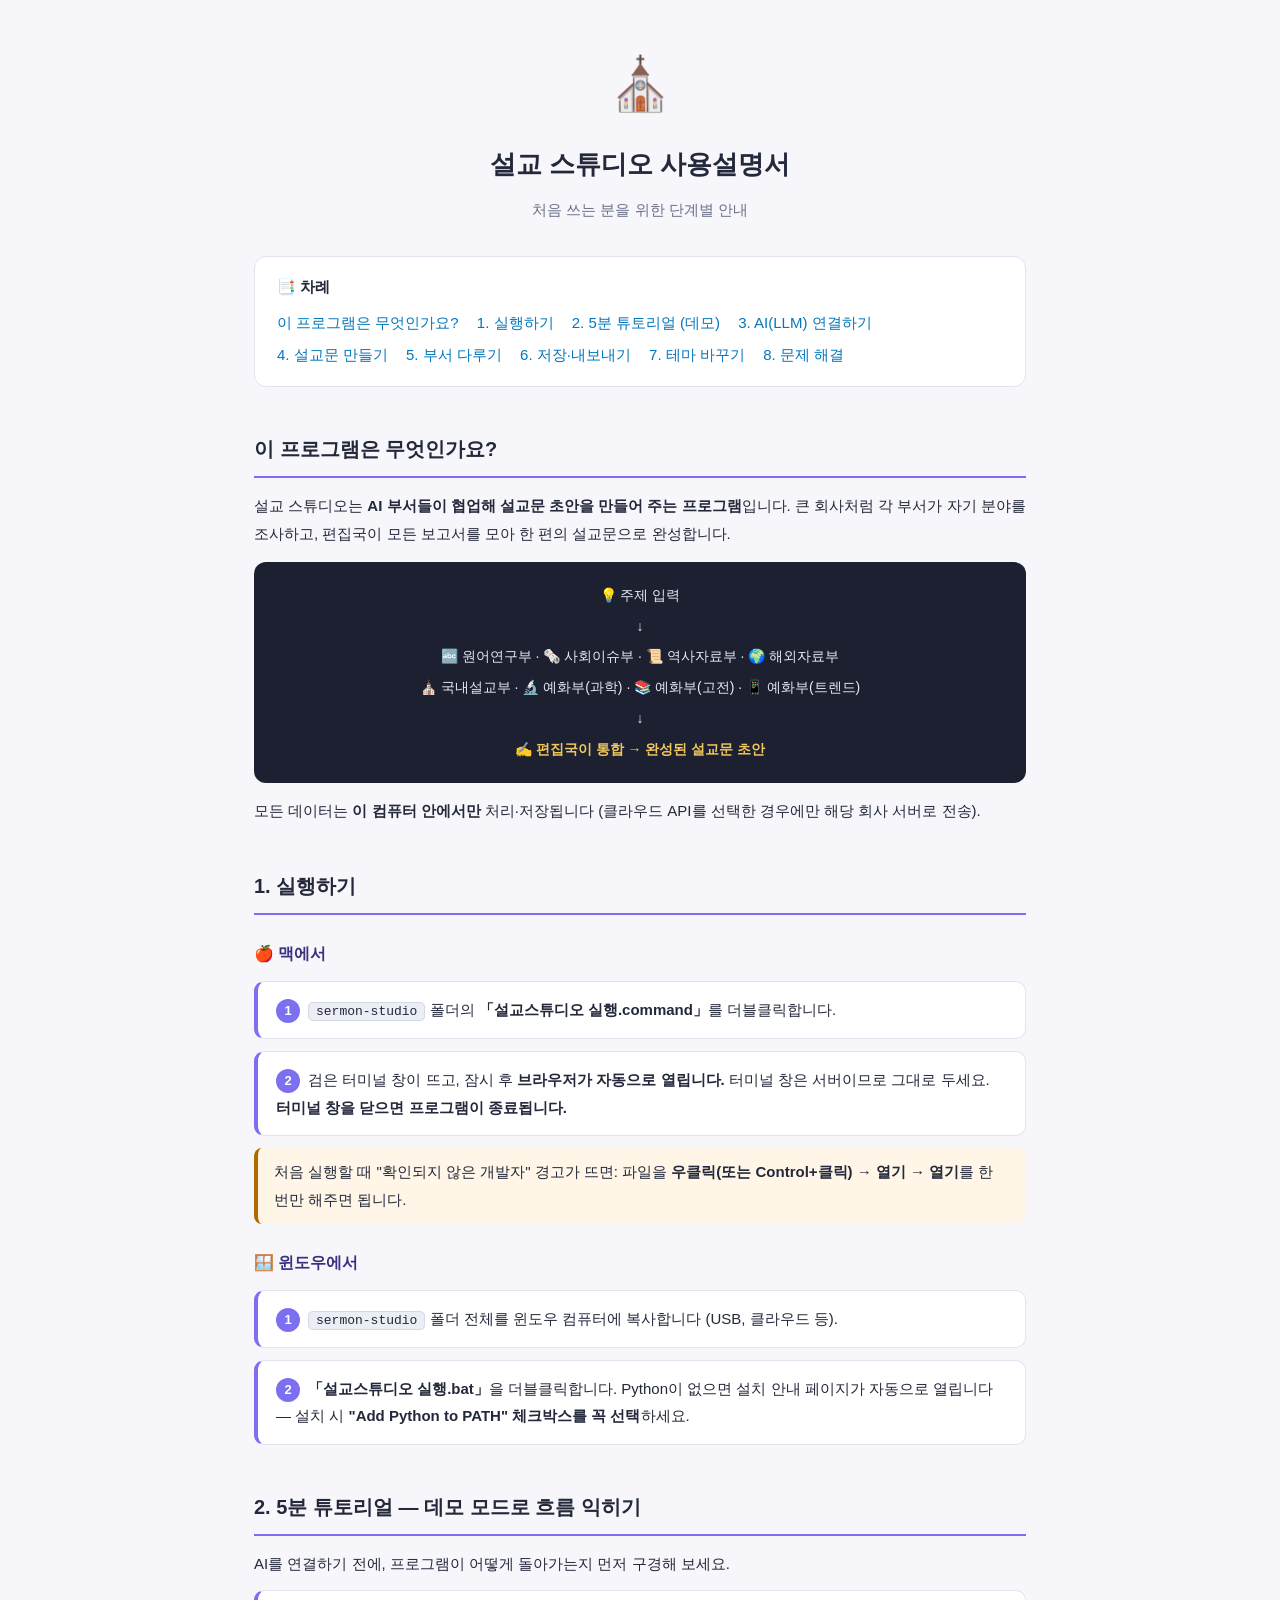
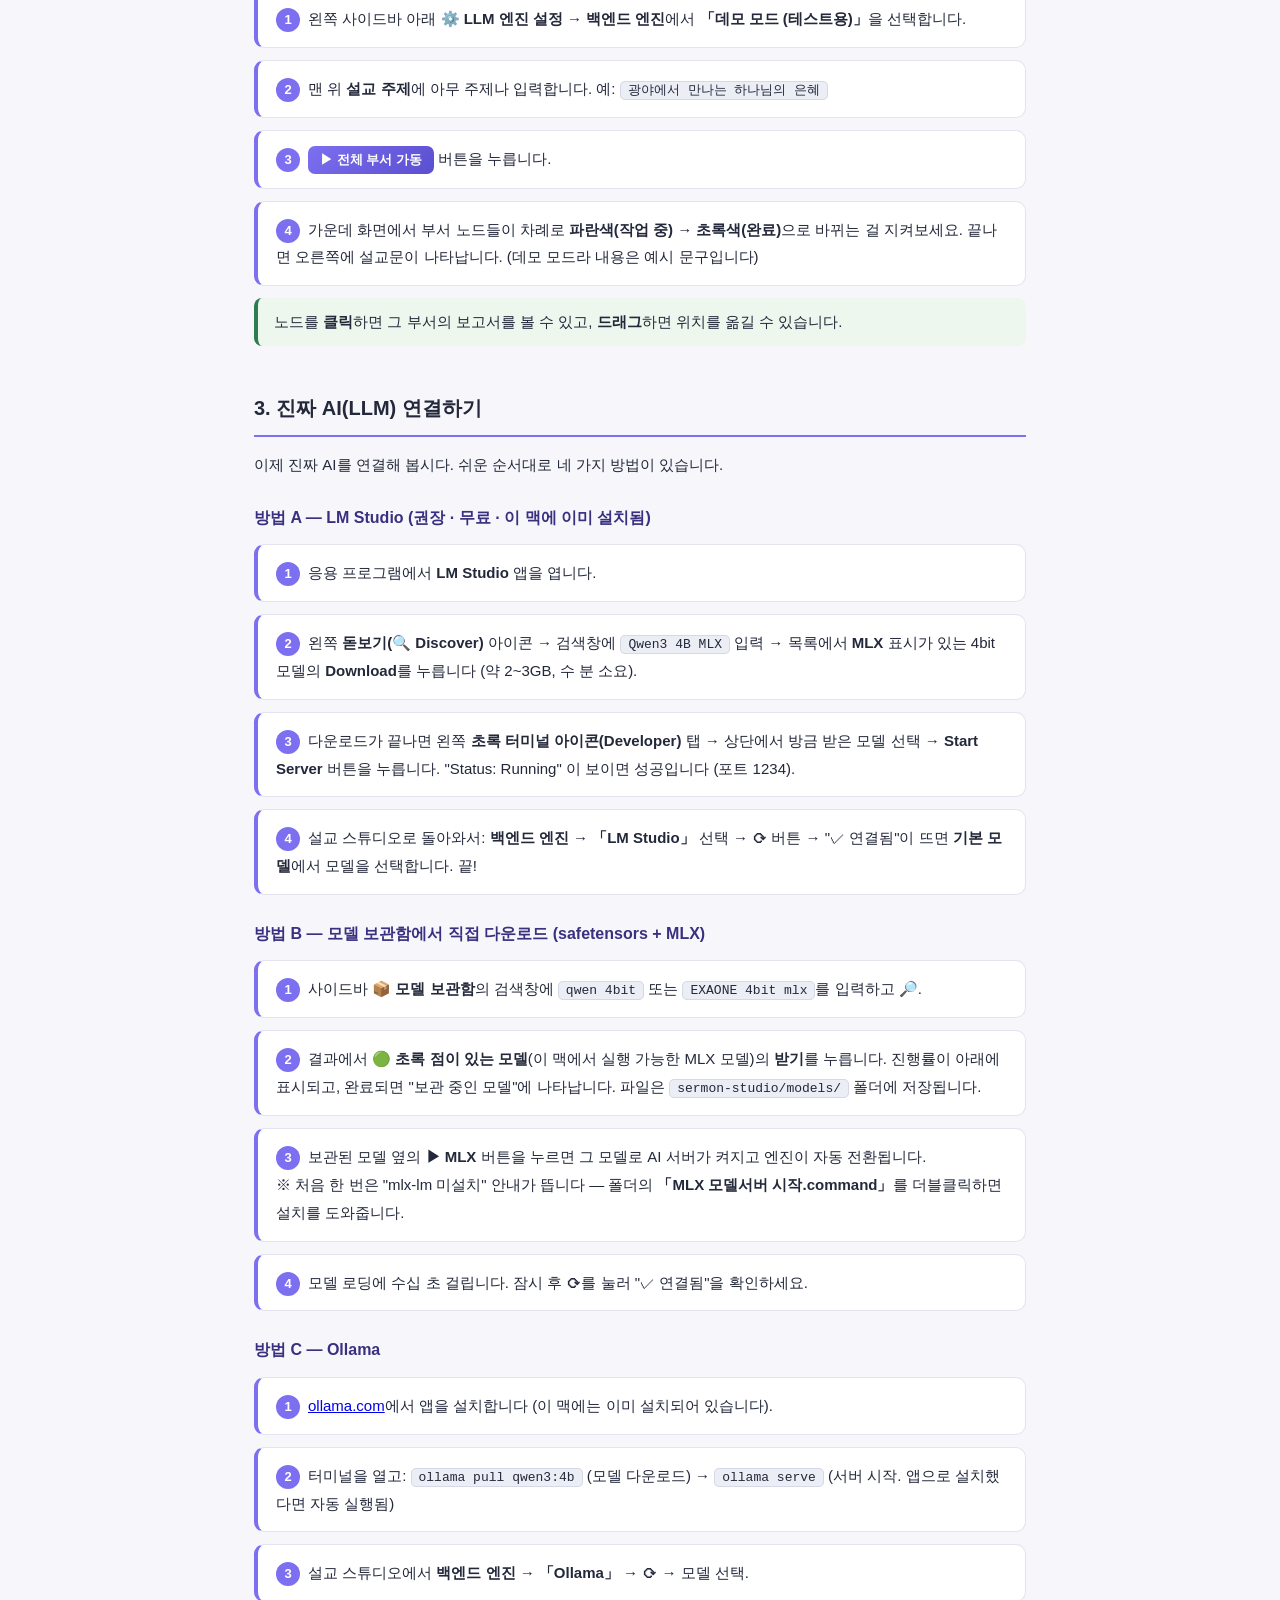
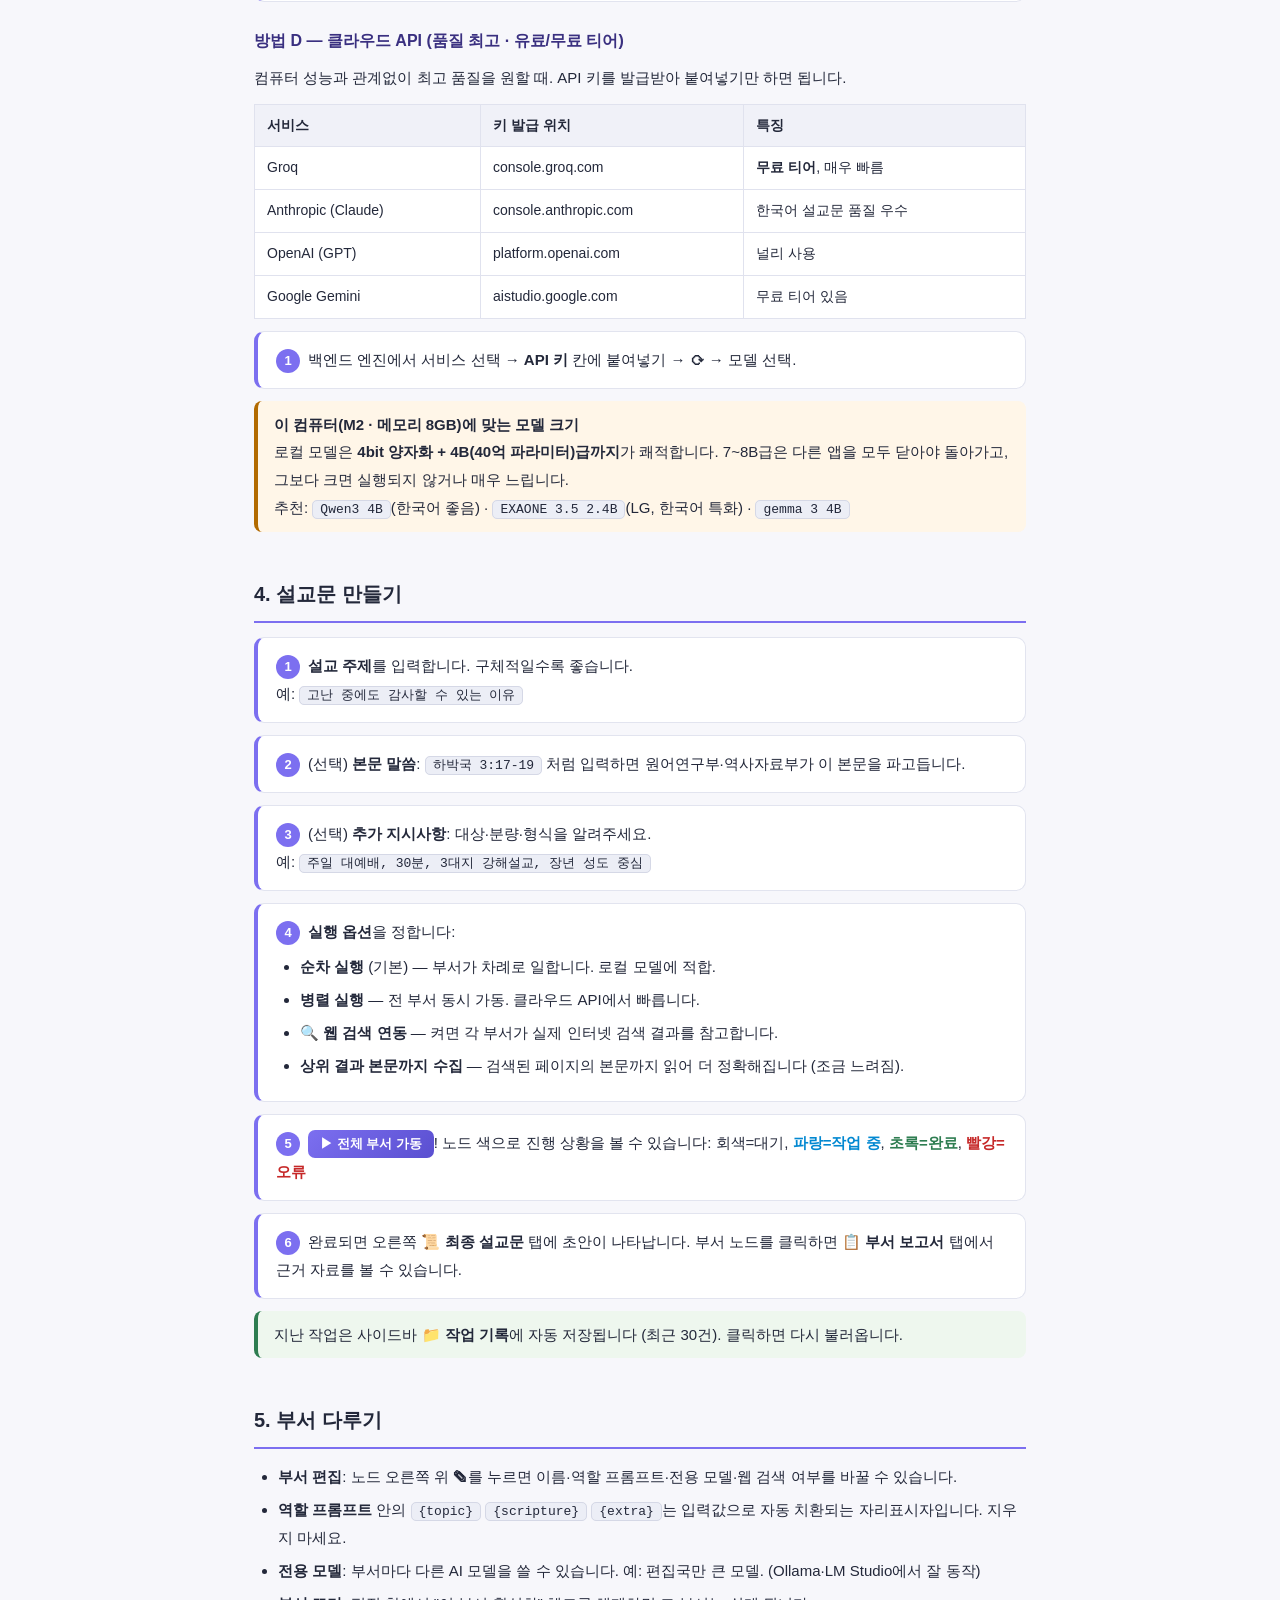
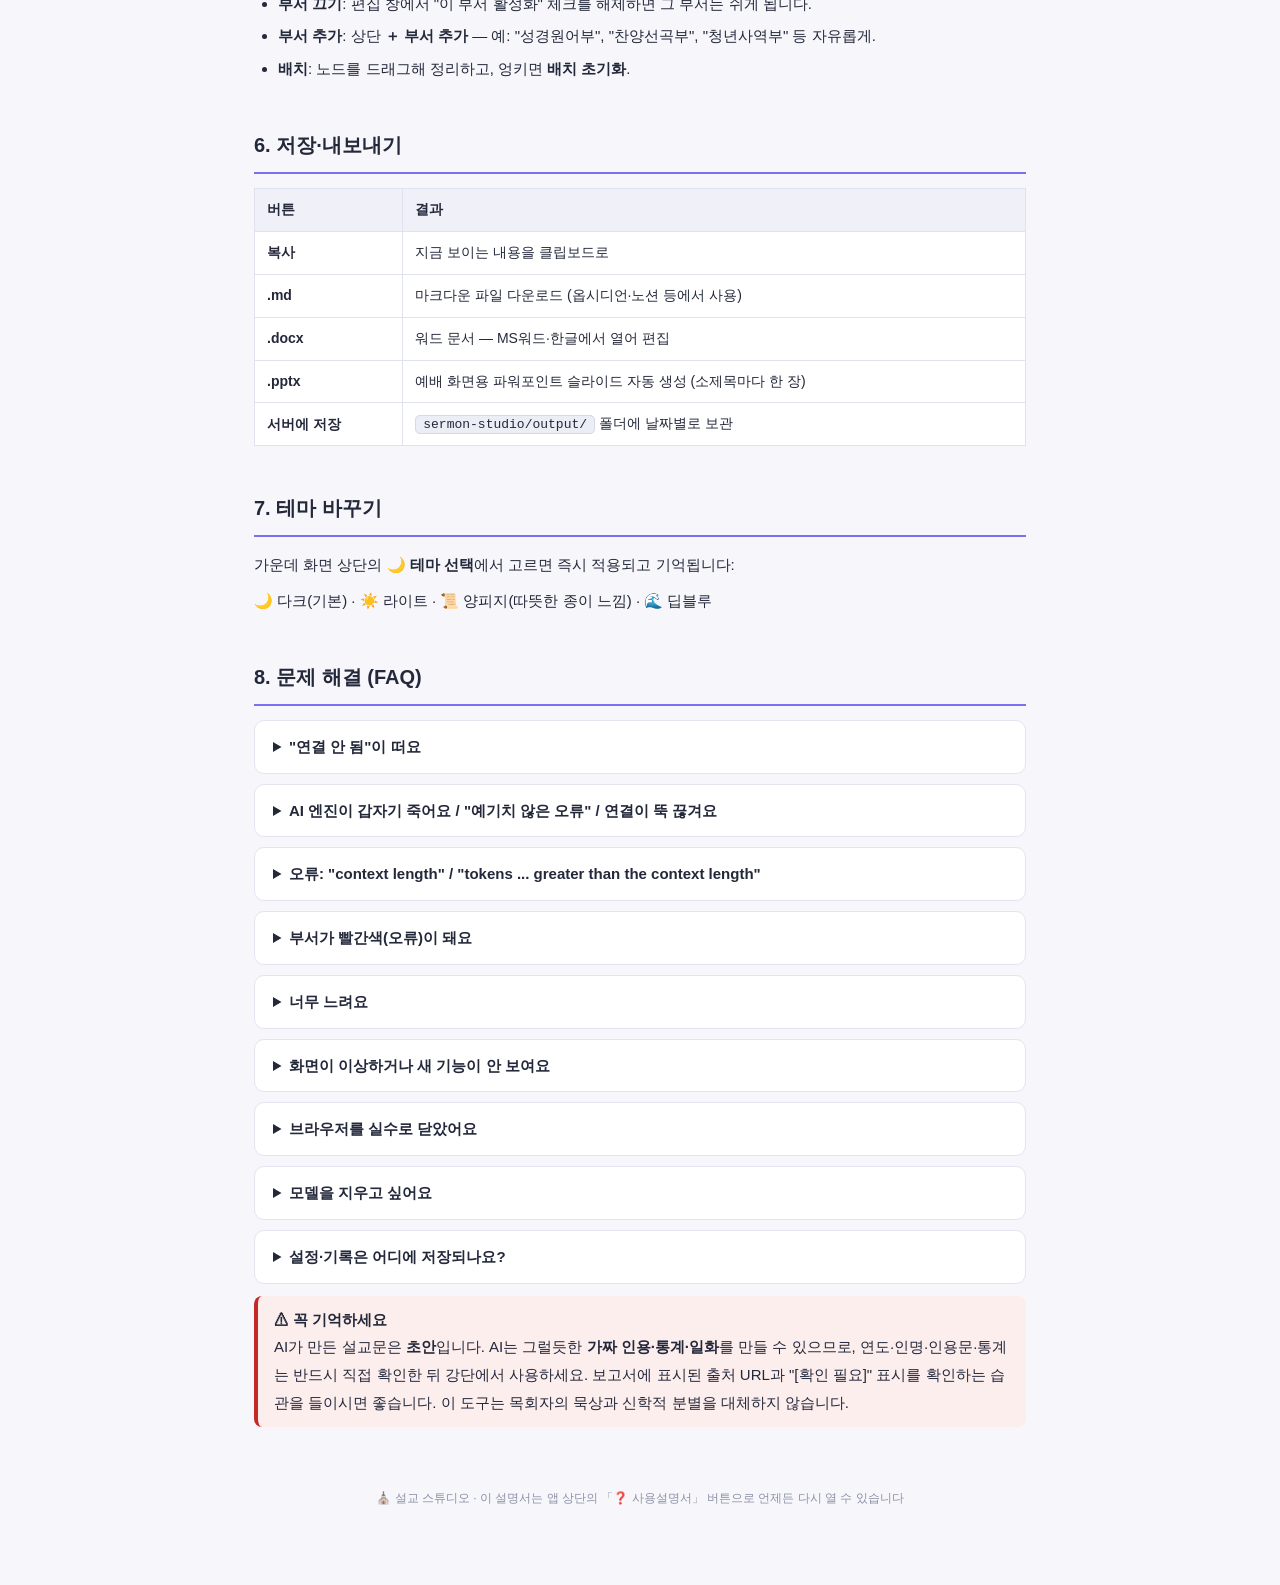
<file: help.html>
<!DOCTYPE html>
<html lang="ko">
<head>
<meta charset="UTF-8">
<meta name="viewport" content="width=device-width, initial-scale=1.0">
<title>사용설명서 — 설교 스튜디오</title>
<style>
  :root { --accent:#7c6ff0; --accent2:#0277bd; --ok:#2e7d51; --warn:#b26a00; --err:#c62828; }
  * { box-sizing:border-box; margin:0; padding:0; }
  body {
    font-family:"Pretendard","Apple SD Gothic Neo","Noto Sans KR",-apple-system,sans-serif;
    background:#f7f7fb; color:#23283a; line-height:1.85; font-size:15px;
  }
  .wrap { max-width:820px; margin:0 auto; padding:36px 24px 80px; }
  header { text-align:center; margin-bottom:32px; }
  header .icon { font-size:52px; }
  h1 { font-size:26px; margin:8px 0 4px; }
  header p { color:#6a7188; }
  nav {
    background:#fff; border:1px solid #e2e4ef; border-radius:12px;
    padding:16px 22px; margin-bottom:30px;
  }
  nav b { display:block; margin-bottom:6px; }
  nav a { color:var(--accent2); text-decoration:none; display:inline-block; margin:2px 14px 2px 0; }
  nav a:hover { text-decoration:underline; }
  h2 {
    font-size:20px; margin:44px 0 14px; padding-bottom:8px;
    border-bottom:2px solid var(--accent);
  }
  h3 { font-size:16px; margin:24px 0 8px; color:#3a3080; }
  p { margin:8px 0; }
  ol, ul { margin:8px 0 8px 24px; }
  li { margin:5px 0; }
  .step {
    background:#fff; border:1px solid #e2e4ef; border-left:4px solid var(--accent);
    border-radius:10px; padding:14px 18px; margin:12px 0;
  }
  .step b.n {
    display:inline-block; background:var(--accent); color:#fff; border-radius:50%;
    width:24px; height:24px; text-align:center; line-height:24px; font-size:13px; margin-right:8px;
  }
  .tip { background:#eef7ee; border-left:4px solid var(--ok); border-radius:8px; padding:10px 16px; margin:12px 0; }
  .warn { background:#fff6e8; border-left:4px solid var(--warn); border-radius:8px; padding:10px 16px; margin:12px 0; }
  .danger { background:#fdeeee; border-left:4px solid var(--err); border-radius:8px; padding:10px 16px; margin:12px 0; }
  kbd, code {
    background:#eceef6; border:1px solid #d5d8e6; border-radius:5px;
    padding:1px 7px; font-size:13px; font-family:Menlo,Consolas,monospace;
  }
  .btn-like {
    display:inline-block; background:#4a3fd0; background:linear-gradient(135deg,#7c6ff0,#5a4fd0);
    color:#fff; border-radius:7px; padding:2px 12px; font-size:13px; font-weight:700;
  }
  table { border-collapse:collapse; width:100%; margin:12px 0; background:#fff; font-size:14px; }
  th, td { border:1px solid #e0e2ee; padding:8px 12px; text-align:left; }
  th { background:#f0f1f8; }
  .flow {
    background:#1c2030; color:#e6e9f2; border-radius:12px; padding:18px 22px;
    text-align:center; font-size:14px; margin:14px 0; line-height:2.2;
  }
  .flow .gold { color:#f0c75e; font-weight:700; }
  footer { margin-top:60px; text-align:center; color:#8b91a7; font-size:12px; }
  details { background:#fff; border:1px solid #e2e4ef; border-radius:10px; padding:12px 18px; margin:10px 0; }
  summary { cursor:pointer; font-weight:700; }
  details p, details ul, details ol { margin-top:8px; }
</style>
</head>
<body>
<div class="wrap">

<header>
  <div class="icon">⛪</div>
  <h1>설교 스튜디오 사용설명서</h1>
  <p>처음 쓰는 분을 위한 단계별 안내</p>
</header>

<nav>
  <b>📑 차례</b>
  <a href="#intro">이 프로그램은 무엇인가요?</a>
  <a href="#run">1. 실행하기</a>
  <a href="#demo">2. 5분 튜토리얼 (데모)</a>
  <a href="#llm">3. AI(LLM) 연결하기</a>
  <a href="#write">4. 설교문 만들기</a>
  <a href="#dept">5. 부서 다루기</a>
  <a href="#export">6. 저장·내보내기</a>
  <a href="#theme">7. 테마 바꾸기</a>
  <a href="#faq">8. 문제 해결</a>
</nav>

<h2 id="intro">이 프로그램은 무엇인가요?</h2>
<p>설교 스튜디오는 <b>AI 부서들이 협업해 설교문 초안을 만들어 주는 프로그램</b>입니다.
큰 회사처럼 각 부서가 자기 분야를 조사하고, 편집국이 모든 보고서를 모아 한 편의 설교문으로 완성합니다.</p>
<div class="flow">
  💡 주제 입력<br>↓<br>
  🔤 원어연구부 · 🗞️ 사회이슈부 · 📜 역사자료부 · 🌍 해외자료부<br>
  ⛪ 국내설교부 · 🔬 예화부(과학) · 📚 예화부(고전) · 📱 예화부(트렌드)<br>↓<br>
  <span class="gold">✍️ 편집국이 통합 → 완성된 설교문 초안</span>
</div>
<p>모든 데이터는 <b>이 컴퓨터 안에서만</b> 처리·저장됩니다 (클라우드 API를 선택한 경우에만 해당 회사 서버로 전송).</p>

<h2 id="run">1. 실행하기</h2>
<h3>🍎 맥에서</h3>
<div class="step"><b class="n">1</b><code>sermon-studio</code> 폴더의 <b>「설교스튜디오 실행.command」</b>를 더블클릭합니다.</div>
<div class="step"><b class="n">2</b>검은 터미널 창이 뜨고, 잠시 후 <b>브라우저가 자동으로 열립니다.</b>
터미널 창은 서버이므로 그대로 두세요. <b>터미널 창을 닫으면 프로그램이 종료됩니다.</b></div>
<div class="warn">처음 실행할 때 "확인되지 않은 개발자" 경고가 뜨면:
파일을 <b>우클릭(또는 Control+클릭) → 열기 → 열기</b>를 한 번만 해주면 됩니다.</div>
<h3>🪟 윈도우에서</h3>
<div class="step"><b class="n">1</b><code>sermon-studio</code> 폴더 전체를 윈도우 컴퓨터에 복사합니다 (USB, 클라우드 등).</div>
<div class="step"><b class="n">2</b><b>「설교스튜디오 실행.bat」</b>을 더블클릭합니다.
Python이 없으면 설치 안내 페이지가 자동으로 열립니다 — 설치 시 <b>"Add Python to PATH" 체크박스를 꼭 선택</b>하세요.</div>

<h2 id="demo">2. 5분 튜토리얼 — 데모 모드로 흐름 익히기</h2>
<p>AI를 연결하기 전에, 프로그램이 어떻게 돌아가는지 먼저 구경해 보세요.</p>
<div class="step"><b class="n">1</b>왼쪽 사이드바 아래 <b>⚙️ LLM 엔진 설정 → 백엔드 엔진</b>에서 <b>「데모 모드 (테스트용)」</b>을 선택합니다.</div>
<div class="step"><b class="n">2</b>맨 위 <b>설교 주제</b>에 아무 주제나 입력합니다. 예: <code>광야에서 만나는 하나님의 은혜</code></div>
<div class="step"><b class="n">3</b><span class="btn-like">▶ 전체 부서 가동</span> 버튼을 누릅니다.</div>
<div class="step"><b class="n">4</b>가운데 화면에서 부서 노드들이 차례로 <b>파란색(작업 중) → 초록색(완료)</b>으로 바뀌는 걸 지켜보세요.
끝나면 오른쪽에 설교문이 나타납니다. (데모 모드라 내용은 예시 문구입니다)</div>
<div class="tip">노드를 <b>클릭</b>하면 그 부서의 보고서를 볼 수 있고, <b>드래그</b>하면 위치를 옮길 수 있습니다.</div>

<h2 id="llm">3. 진짜 AI(LLM) 연결하기</h2>
<p>이제 진짜 AI를 연결해 봅시다. 쉬운 순서대로 네 가지 방법이 있습니다.</p>

<h3>방법 A — LM Studio (권장 · 무료 · 이 맥에 이미 설치됨)</h3>
<div class="step"><b class="n">1</b>응용 프로그램에서 <b>LM Studio</b> 앱을 엽니다.</div>
<div class="step"><b class="n">2</b>왼쪽 <b>돋보기(🔍 Discover)</b> 아이콘 → 검색창에 <code>Qwen3 4B MLX</code> 입력 →
목록에서 <b>MLX</b> 표시가 있는 4bit 모델의 <b>Download</b>를 누릅니다 (약 2~3GB, 수 분 소요).</div>
<div class="step"><b class="n">3</b>다운로드가 끝나면 왼쪽 <b>초록 터미널 아이콘(Developer)</b> 탭 →
상단에서 방금 받은 모델 선택 → <b>Start Server</b> 버튼을 누릅니다.
"Status: Running" 이 보이면 성공입니다 (포트 1234).</div>
<div class="step"><b class="n">4</b>설교 스튜디오로 돌아와서: <b>백엔드 엔진 → 「LM Studio」</b> 선택 → <b>⟳</b> 버튼 →
"✓ 연결됨"이 뜨면 <b>기본 모델</b>에서 모델을 선택합니다. 끝!</div>

<h3>방법 B — 모델 보관함에서 직접 다운로드 (safetensors + MLX)</h3>
<div class="step"><b class="n">1</b>사이드바 <b>📦 모델 보관함</b>의 검색창에 <code>qwen 4bit</code> 또는 <code>EXAONE 4bit mlx</code>를 입력하고 🔎.</div>
<div class="step"><b class="n">2</b>결과에서 <b>🟢 초록 점이 있는 모델</b>(이 맥에서 실행 가능한 MLX 모델)의 <b>받기</b>를 누릅니다.
진행률이 아래에 표시되고, 완료되면 "보관 중인 모델"에 나타납니다.
파일은 <code>sermon-studio/models/</code> 폴더에 저장됩니다.</div>
<div class="step"><b class="n">3</b>보관된 모델 옆의 <b>▶ MLX</b> 버튼을 누르면 그 모델로 AI 서버가 켜지고 엔진이 자동 전환됩니다.
<br>※ 처음 한 번은 "mlx-lm 미설치" 안내가 뜹니다 — 폴더의
<b>「MLX 모델서버 시작.command」</b>를 더블클릭하면 설치를 도와줍니다.</div>
<div class="step"><b class="n">4</b>모델 로딩에 수십 초 걸립니다. 잠시 후 <b>⟳</b>를 눌러 "✓ 연결됨"을 확인하세요.</div>

<h3>방법 C — Ollama</h3>
<div class="step"><b class="n">1</b><a href="https://ollama.com" target="_blank">ollama.com</a>에서 앱을 설치합니다 (이 맥에는 이미 설치되어 있습니다).</div>
<div class="step"><b class="n">2</b>터미널을 열고: <code>ollama pull qwen3:4b</code> (모델 다운로드) → <code>ollama serve</code> (서버 시작. 앱으로 설치했다면 자동 실행됨)</div>
<div class="step"><b class="n">3</b>설교 스튜디오에서 <b>백엔드 엔진 → 「Ollama」</b> → <b>⟳</b> → 모델 선택.</div>

<h3>방법 D — 클라우드 API (품질 최고 · 유료/무료 티어)</h3>
<p>컴퓨터 성능과 관계없이 최고 품질을 원할 때. API 키를 발급받아 붙여넣기만 하면 됩니다.</p>
<table>
  <tr><th>서비스</th><th>키 발급 위치</th><th>특징</th></tr>
  <tr><td>Groq</td><td>console.groq.com</td><td><b>무료 티어</b>, 매우 빠름</td></tr>
  <tr><td>Anthropic (Claude)</td><td>console.anthropic.com</td><td>한국어 설교문 품질 우수</td></tr>
  <tr><td>OpenAI (GPT)</td><td>platform.openai.com</td><td>널리 사용</td></tr>
  <tr><td>Google Gemini</td><td>aistudio.google.com</td><td>무료 티어 있음</td></tr>
</table>
<div class="step"><b class="n">1</b>백엔드 엔진에서 서비스 선택 → <b>API 키</b> 칸에 붙여넣기 → <b>⟳</b> → 모델 선택.</div>

<div class="warn"><b>이 컴퓨터(M2 · 메모리 8GB)에 맞는 모델 크기</b><br>
로컬 모델은 <b>4bit 양자화 + 4B(40억 파라미터)급까지</b>가 쾌적합니다.
7~8B급은 다른 앱을 모두 닫아야 돌아가고, 그보다 크면 실행되지 않거나 매우 느립니다.<br>
추천: <code>Qwen3 4B</code>(한국어 좋음) · <code>EXAONE 3.5 2.4B</code>(LG, 한국어 특화) · <code>gemma 3 4B</code></div>

<h2 id="write">4. 설교문 만들기</h2>
<div class="step"><b class="n">1</b><b>설교 주제</b>를 입력합니다. 구체적일수록 좋습니다.
<br>예: <code>고난 중에도 감사할 수 있는 이유</code></div>
<div class="step"><b class="n">2</b>(선택) <b>본문 말씀</b>: <code>하박국 3:17-19</code> 처럼 입력하면 원어연구부·역사자료부가 이 본문을 파고듭니다.</div>
<div class="step"><b class="n">3</b>(선택) <b>추가 지시사항</b>: 대상·분량·형식을 알려주세요.
<br>예: <code>주일 대예배, 30분, 3대지 강해설교, 장년 성도 중심</code></div>
<div class="step"><b class="n">4</b><b>실행 옵션</b>을 정합니다:
<ul>
<li><b>순차 실행</b> (기본) — 부서가 차례로 일합니다. 로컬 모델에 적합.</li>
<li><b>병렬 실행</b> — 전 부서 동시 가동. 클라우드 API에서 빠릅니다.</li>
<li><b>🔍 웹 검색 연동</b> — 켜면 각 부서가 실제 인터넷 검색 결과를 참고합니다.</li>
<li><b>상위 결과 본문까지 수집</b> — 검색된 페이지의 본문까지 읽어 더 정확해집니다 (조금 느려짐).</li>
</ul></div>
<div class="step"><b class="n">5</b><span class="btn-like">▶ 전체 부서 가동</span>! 노드 색으로 진행 상황을 볼 수 있습니다:
회색=대기, <b style="color:#0288d1">파랑=작업 중</b>, <b style="color:#2e7d51">초록=완료</b>, <b style="color:#c62828">빨강=오류</b></div>
<div class="step"><b class="n">6</b>완료되면 오른쪽 <b>📜 최종 설교문</b> 탭에 초안이 나타납니다.
부서 노드를 클릭하면 <b>📋 부서 보고서</b> 탭에서 근거 자료를 볼 수 있습니다.</div>
<div class="tip">지난 작업은 사이드바 <b>📁 작업 기록</b>에 자동 저장됩니다 (최근 30건). 클릭하면 다시 불러옵니다.</div>

<h2 id="dept">5. 부서 다루기</h2>
<ul>
<li><b>부서 편집</b>: 노드 오른쪽 위 <b>✎</b>를 누르면 이름·역할 프롬프트·전용 모델·웹 검색 여부를 바꿀 수 있습니다.</li>
<li><b>역할 프롬프트</b> 안의 <code>{topic}</code> <code>{scripture}</code> <code>{extra}</code>는 입력값으로 자동 치환되는 자리표시자입니다. 지우지 마세요.</li>
<li><b>전용 모델</b>: 부서마다 다른 AI 모델을 쓸 수 있습니다. 예: 편집국만 큰 모델. (Ollama·LM Studio에서 잘 동작)</li>
<li><b>부서 끄기</b>: 편집 창에서 "이 부서 활성화" 체크를 해제하면 그 부서는 쉬게 됩니다.</li>
<li><b>부서 추가</b>: 상단 <b>＋ 부서 추가</b> — 예: "성경원어부", "찬양선곡부", "청년사역부" 등 자유롭게.</li>
<li><b>배치</b>: 노드를 드래그해 정리하고, 엉키면 <b>배치 초기화</b>.</li>
</ul>

<h2 id="export">6. 저장·내보내기</h2>
<table>
  <tr><th>버튼</th><th>결과</th></tr>
  <tr><td><b>복사</b></td><td>지금 보이는 내용을 클립보드로</td></tr>
  <tr><td><b>.md</b></td><td>마크다운 파일 다운로드 (옵시디언·노션 등에서 사용)</td></tr>
  <tr><td><b>.docx</b></td><td>워드 문서 — MS워드·한글에서 열어 편집</td></tr>
  <tr><td><b>.pptx</b></td><td>예배 화면용 파워포인트 슬라이드 자동 생성 (소제목마다 한 장)</td></tr>
  <tr><td><b>서버에 저장</b></td><td><code>sermon-studio/output/</code> 폴더에 날짜별로 보관</td></tr>
</table>

<h2 id="theme">7. 테마 바꾸기</h2>
<p>가운데 화면 상단의 <b>🌙 테마 선택</b>에서 고르면 즉시 적용되고 기억됩니다:</p>
<p>🌙 다크(기본) · ☀️ 라이트 · 📜 양피지(따뜻한 종이 느낌) · 🌊 딥블루</p>

<h2 id="faq">8. 문제 해결 (FAQ)</h2>
<details><summary>"연결 안 됨"이 떠요</summary>
<ol>
<li>엔진(LM Studio 서버, Ollama 등)이 실제로 켜져 있는지 확인하세요.</li>
<li>LM Studio는 Developer 탭에 <b>Status: Running</b>이 보여야 합니다.</li>
<li>켠 다음 <b>⟳</b> 버튼을 다시 누르세요.</li>
</ol></details>
<details><summary>AI 엔진이 갑자기 죽어요 / "예기치 않은 오류" / 연결이 뚝 끊겨요</summary>
<p>대부분 <b>메모리(RAM) 부족</b>입니다. 8GB 컴퓨터에서 AI 엔진 두 개를 동시에 켜면
(예: LM Studio + MLX) 각각 2~3GB씩 차지해 시스템이 엔진을 강제 종료합니다.</p>
<ol>
<li><b>엔진은 반드시 하나만 켜세요.</b> LM Studio를 쓸 때는 MLX를 켜지 말고,
MLX를 쓸 때는 LM Studio에서 모델을 내리세요(모델 옆 <b>Eject</b> 버튼).</li>
<li>로컬 엔진에서는 실행 옵션을 <b>순차 실행</b>으로 두세요.
병렬 실행은 여러 요청이 동시에 메모리를 차지해 부족해지기 쉽습니다.</li>
<li>사파리·크롬 탭을 많이 열어둔 것도 메모리를 잡아먹습니다. 실행 전에 정리하면 안정적입니다.</li>
</ol></details>
<details><summary>오류: "context length" / "tokens ... greater than the context length"</summary>
<p>AI 엔진이 한 번에 읽을 수 있는 글 길이(컨텍스트)보다 긴 요청이 들어갔다는 뜻입니다.
주로 <b>LM Studio가 모델을 작은 컨텍스트(2048~4096)로 로드</b>했을 때 웹 검색 자료가 붙으면 발생합니다.</p>
<ol>
<li>LM Studio 앱 → 왼쪽 <b>내 모델(My Models)</b> 탭 → 사용 중인 모델 옆 <b>⚙️ 설정</b></li>
<li><b>Context Length</b>를 <code>16384</code>로 변경 (기본값으로 저장하면 다음에도 유지됩니다)</li>
<li>Developer 탭에서 모델을 <b>Eject 후 다시 로드</b> (또는 서버 재시작)</li>
</ol>
<p>메모리 8GB 컴퓨터에서는 16384가 적당합니다. 그 이상 올리면 메모리가 부족해질 수 있습니다.</p></details>
<details><summary>부서가 빨간색(오류)이 돼요</summary>
<p>노드를 클릭하면 오류 내용이 보입니다. 대부분 ① 엔진이 꺼짐 ② 모델 미선택 ③ API 키 오류입니다.
한 부서가 실패해도 나머지는 계속 진행됩니다.</p></details>
<details><summary>너무 느려요</summary>
<ul>
<li>로컬 모델은 부서당 수 분 걸릴 수 있습니다. 8개 부서 전체는 수십 분도 정상입니다.</li>
<li>더 작은 모델(2~4B)을 쓰거나, 안 쓰는 부서를 끄거나, 클라우드 API(Groq 무료)를 쓰세요.</li>
<li>"상위 결과 본문까지 수집"을 끄면 검색 시간이 줄어듭니다.</li>
</ul></details>
<details><summary>화면이 이상하거나 새 기능이 안 보여요</summary>
<p>브라우저에서 <kbd>Cmd</kbd>+<kbd>Shift</kbd>+<kbd>R</kbd> (윈도우: <kbd>Ctrl</kbd>+<kbd>Shift</kbd>+<kbd>R</kbd>)로 강력 새로고침하세요.</p></details>
<details><summary>브라우저를 실수로 닫았어요</summary>
<p>서버(터미널 창)가 살아 있다면 브라우저 주소창에 <code>localhost:8787</code>을 입력하면 됩니다.
터미널 창까지 닫았다면 실행 파일을 다시 더블클릭하세요.</p></details>
<details><summary>모델을 지우고 싶어요</summary>
<ul>
<li>모델 보관함에서 받은 것: <code>sermon-studio/models/</code> 안의 해당 폴더 삭제</li>
<li>LM Studio에서 받은 것: LM Studio 앱의 My Models에서 삭제</li>
<li>Ollama: 터미널에서 <code>ollama rm 모델명</code></li>
</ul></details>
<details><summary>설정·기록은 어디에 저장되나요?</summary>
<p>부서 구성·설정·작업 기록은 <b>브라우저 안</b>(localStorage)에, "서버에 저장"한 설교문은
<code>output/</code> 폴더에, 다운로드한 모델은 <code>models/</code> 폴더에 저장됩니다.
모두 이 컴퓨터를 벗어나지 않습니다.</p></details>

<div class="danger"><b>⚠ 꼭 기억하세요</b><br>
AI가 만든 설교문은 <b>초안</b>입니다. AI는 그럴듯한 <b>가짜 인용·통계·일화</b>를 만들 수 있으므로,
연도·인명·인용문·통계는 반드시 직접 확인한 뒤 강단에서 사용하세요.
보고서에 표시된 출처 URL과 "[확인 필요]" 표시를 확인하는 습관을 들이시면 좋습니다.
이 도구는 목회자의 묵상과 신학적 분별을 대체하지 않습니다.</div>

<footer>⛪ 설교 스튜디오 · 이 설명서는 앱 상단의 「❓ 사용설명서」 버튼으로 언제든 다시 열 수 있습니다</footer>
</div>
</body>
</html>
</file>
